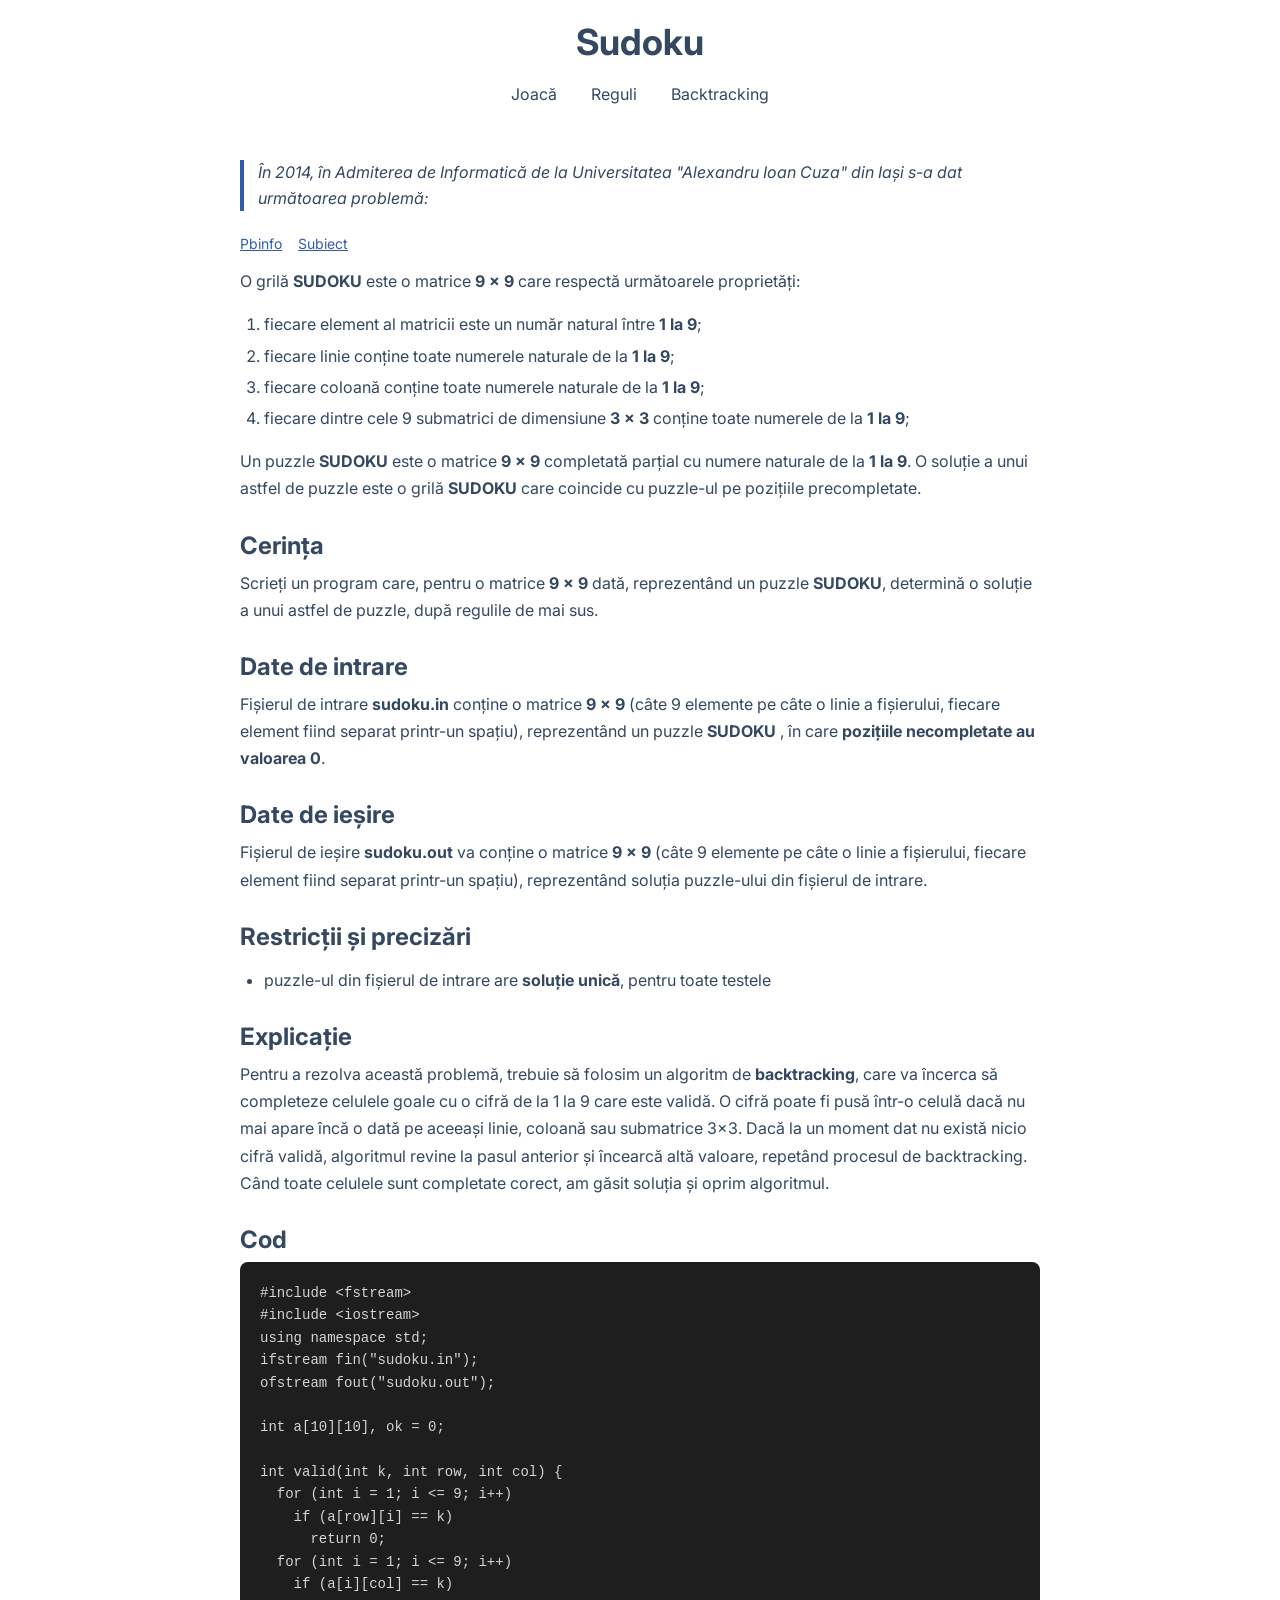
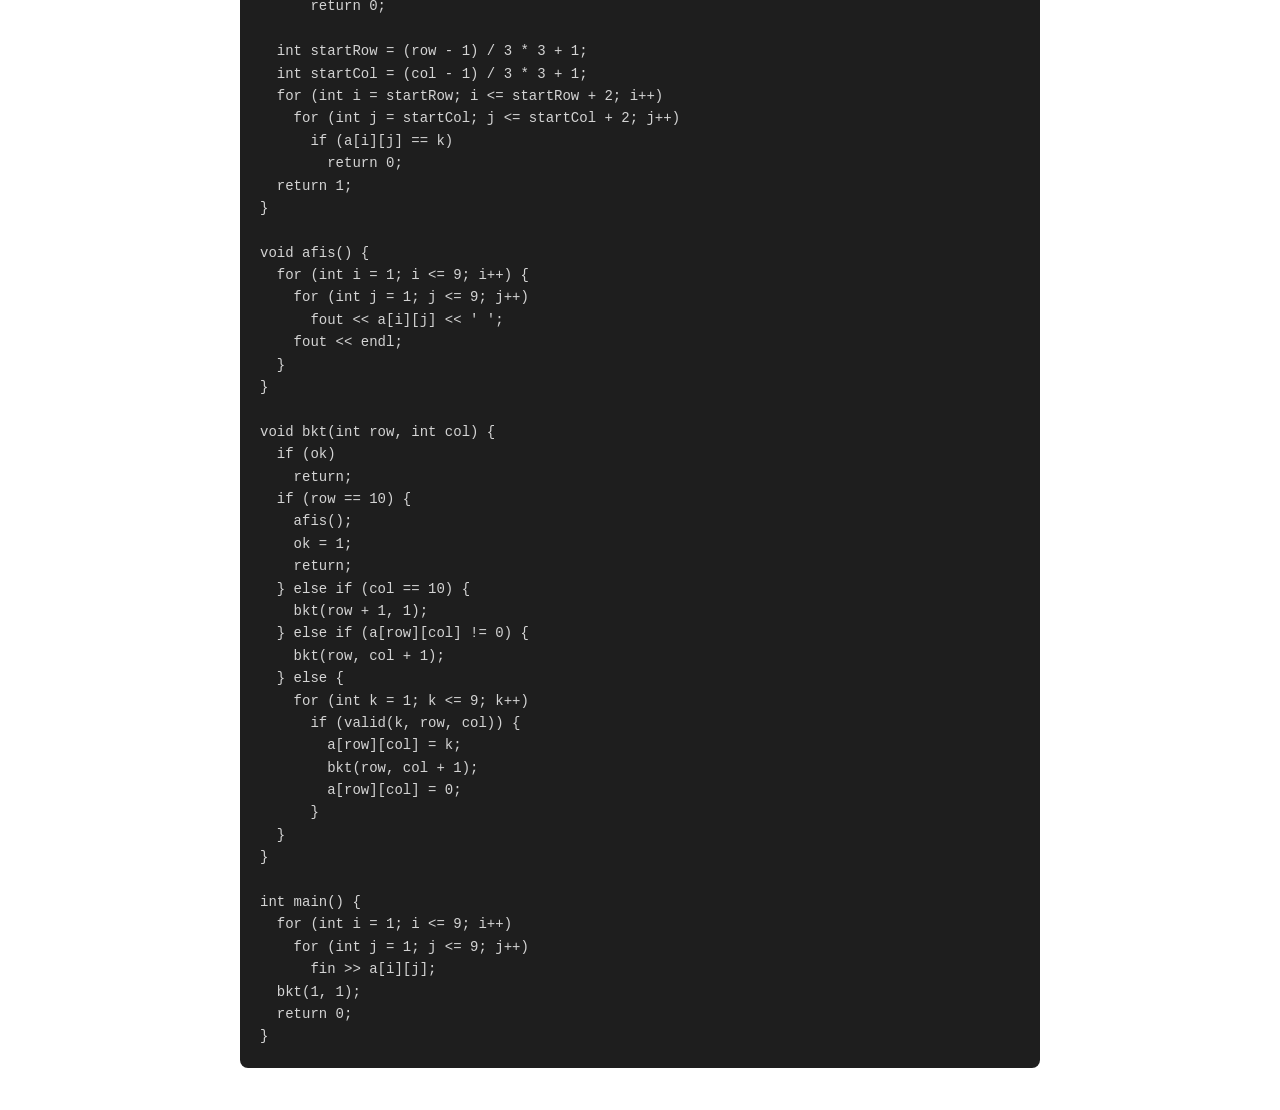
<file: backtracking.html>
<!doctype html>
<html lang="ro">
    <head>
        <meta charset="UTF-8" />
        <meta name="viewport" content="width=device-width, initial-scale=1.0" />
        <title>Backtracking - Sudoku</title>
        <link rel="stylesheet" href="styles.css" />
        <link rel="preconnect" href="https://fonts.googleapis.com" />
        <link rel="preconnect" href="https://fonts.gstatic.com" crossorigin />
        <link
            href="https://fonts.googleapis.com/css2?family=Inter:ital,opsz,wght@0,14..32,100..900;1,14..32,100..900&display=swap"
            rel="stylesheet"
        />
    </head>
    <body>
        <nav>
            <h1>Sudoku</h1>
            <div>
                <a href="index.html">Joacă</a>
                <a href="reguli.html">Reguli</a>
                <a href="backtracking.html">Backtracking</a>
            </div>
        </nav>
        <div class="container-page">
            <p class="intro-text">
                În 2014, în Admiterea de Informatică de la Universitatea
                "Alexandru Ioan Cuza" din Iași s-a dat următoarea problemă:
            </p>
            <div class="links">
                <a
                    target="_blank"
                    href="https://www.pbinfo.ro/probleme/1518/sudoku"
                    >Pbinfo</a
                >
                <a
                    target="_blank"
                    href="https://www.modinfo.ro/admitere/iasi/2014/subiect.pdf"
                    >Subiect</a
                >
            </div>

            <p>
                O grilă <strong>SUDOKU</strong> este o matrice
                <strong>9 x 9</strong> care respectă următoarele proprietăți:
            </p>
            <ol>
                <li>
                    fiecare element al matricii este un număr natural între
                    <strong>1 la 9</strong>;
                </li>
                <li>
                    fiecare linie conține toate numerele naturale de la
                    <strong>1 la 9</strong>;
                </li>
                <li>
                    fiecare coloană conține toate numerele naturale de la
                    <strong>1 la 9</strong>;
                </li>
                <li>
                    fiecare dintre cele 9 submatrici de dimensiune
                    <strong>3 x 3</strong> conține toate numerele de la
                    <strong>1 la 9</strong>;
                </li>
            </ol>
            <p>
                Un puzzle <strong>SUDOKU</strong> este o matrice
                <strong>9 x 9</strong> completată parțial cu numere naturale de
                la <strong>1 la 9</strong>. O soluție a unui astfel de puzzle
                este o grilă <strong>SUDOKU</strong> care coincide cu puzzle-ul
                pe pozițiile precompletate.
            </p>

            <h2>Cerința</h2>
            <p>
                Scrieți un program care, pentru o matrice
                <strong>9 x 9</strong> dată, reprezentând un puzzle
                <strong>SUDOKU</strong>, determină o soluție a unui astfel de
                puzzle, după regulile de mai sus.
            </p>

            <h2>Date de intrare</h2>
            <p>
                Fișierul de intrare <strong>sudoku.in</strong> conține o matrice
                <strong>9 x 9</strong> (câte 9 elemente pe câte o linie a
                fișierului, fiecare element fiind separat printr-un spațiu),
                reprezentând un puzzle <strong>SUDOKU</strong> , în care
                <strong>pozițiile necompletate au valoarea 0</strong>.
            </p>

            <h2>Date de ieșire</h2>
            <p>
                Fișierul de ieșire <strong>sudoku.out</strong> va conține o
                matrice <strong>9 x 9</strong> (câte 9 elemente pe câte o linie
                a fișierului, fiecare element fiind separat printr-un spațiu),
                reprezentând soluția puzzle-ului din fișierul de intrare.
            </p>

            <h2>Restricții și precizări</h2>
            <ul>
                <li>
                    puzzle-ul din fișierul de intrare are
                    <strong>soluție unică</strong>, pentru toate testele
                </li>
            </ul>

            <h2>Explicație</h2>
            <p>
                Pentru a rezolva această problemă, trebuie să folosim un
                algoritm de <strong>backtracking</strong>, care va încerca să
                completeze celulele goale cu o cifră de la 1 la 9 care este
                validă. O cifră poate fi pusă într-o celulă dacă nu mai apare
                încă o dată pe aceeași linie, coloană sau submatrice 3x3. Dacă
                la un moment dat nu există nicio cifră validă, algoritmul revine
                la pasul anterior și încearcă altă valoare, repetând procesul de
                backtracking. Când toate celulele sunt completate corect, am
                găsit soluția și oprim algoritmul.
            </p>

            <h2>Cod</h2>
            <pre><code>#include &lt;fstream&gt;
#include &lt;iostream&gt;
using namespace std;
ifstream fin("sudoku.in");
ofstream fout("sudoku.out");

int a[10][10], ok = 0;

int valid(int k, int row, int col) {
  for (int i = 1; i &lt;= 9; i++)
    if (a[row][i] == k)
      return 0;
  for (int i = 1; i &lt;= 9; i++)
    if (a[i][col] == k)
      return 0;

  int startRow = (row - 1) / 3 * 3 + 1;
  int startCol = (col - 1) / 3 * 3 + 1;
  for (int i = startRow; i &lt;= startRow + 2; i++)
    for (int j = startCol; j &lt;= startCol + 2; j++)
      if (a[i][j] == k)
        return 0;
  return 1;
}

void afis() {
  for (int i = 1; i &lt;= 9; i++) {
    for (int j = 1; j &lt;= 9; j++)
      fout &lt;&lt; a[i][j] &lt;&lt; ' ';
    fout &lt;&lt; endl;
  }
}

void bkt(int row, int col) {
  if (ok)
    return;
  if (row == 10) {
    afis();
    ok = 1;
    return;
  } else if (col == 10) {
    bkt(row + 1, 1);
  } else if (a[row][col] != 0) {
    bkt(row, col + 1);
  } else {
    for (int k = 1; k &lt;= 9; k++)
      if (valid(k, row, col)) {
        a[row][col] = k;
        bkt(row, col + 1);
        a[row][col] = 0;
      }
  }
}

int main() {
  for (int i = 1; i &lt;= 9; i++)
    for (int j = 1; j &lt;= 9; j++)
      fin >> a[i][j];
  bkt(1, 1);
  return 0;
}</code></pre>
        </div>
    </body>
</html>
</file>
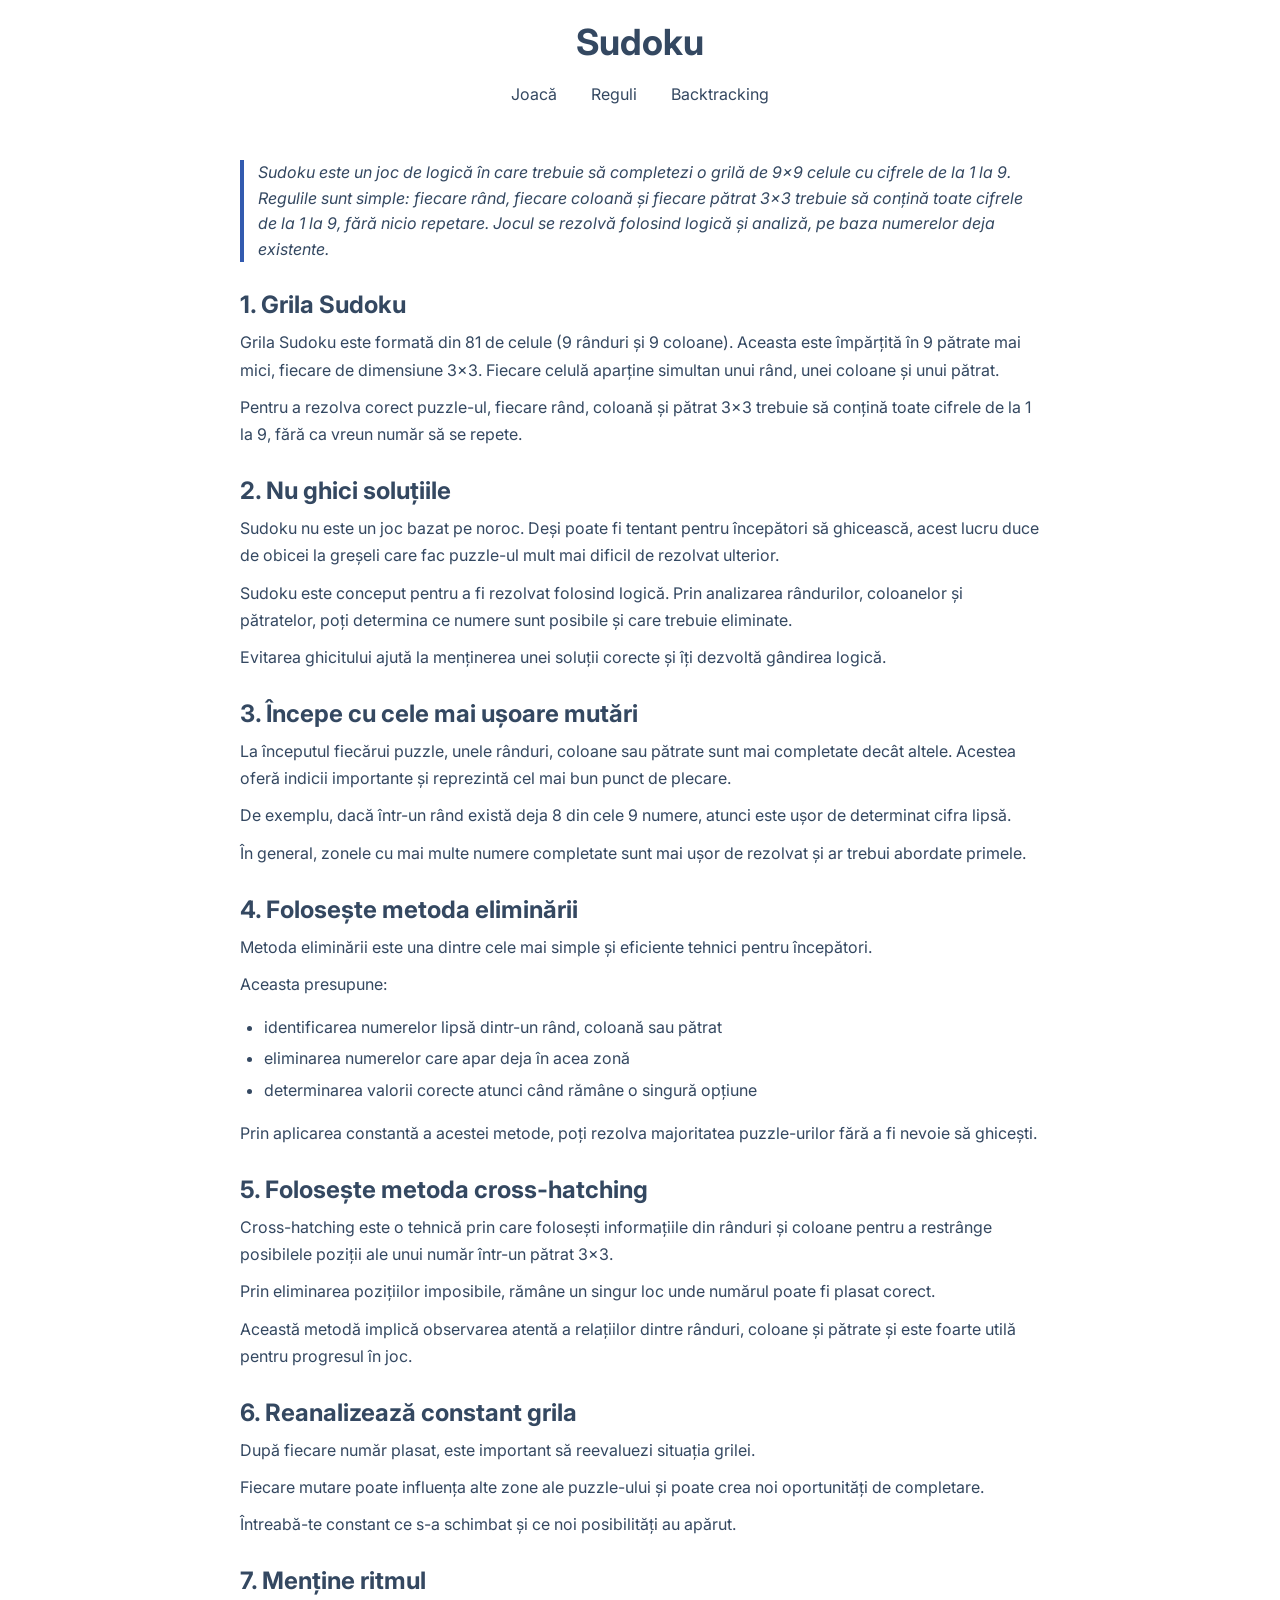
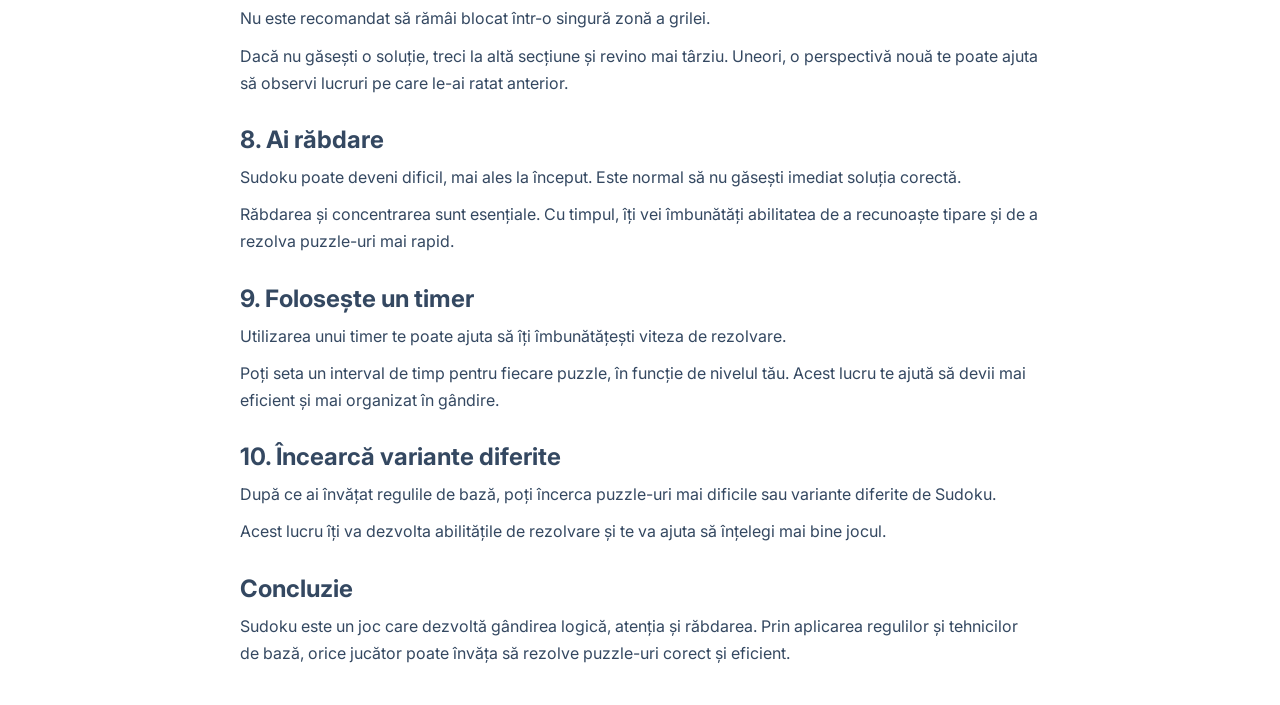
<file: reguli.html>
<!doctype html>
<html lang="ro">
    <head>
        <meta charset="UTF-8" />
        <meta name="viewport" content="width=device-width, initial-scale=1.0" />
        <title>Reguli - Sudoku</title>
        <link rel="stylesheet" href="styles.css" />
        <link rel="preconnect" href="https://fonts.googleapis.com" />
        <link rel="preconnect" href="https://fonts.gstatic.com" crossorigin />
        <link
            href="https://fonts.googleapis.com/css2?family=Inter:ital,opsz,wght@0,14..32,100..900;1,14..32,100..900&display=swap"
            rel="stylesheet"
        />
    </head>
    <body>
        <nav>
            <h1>Sudoku</h1>
            <div>
                <a href="index.html">Joacă</a>
                <a href="reguli.html">Reguli</a>
                <a href="backtracking.html">Backtracking</a>
            </div>
        </nav>
        <div class="container-page">
            <p class="intro-text">
                Sudoku este un joc de logică în care trebuie să completezi o
                grilă de 9×9 celule cu cifrele de la 1 la 9. Regulile sunt
                simple: fiecare rând, fiecare coloană și fiecare pătrat 3×3
                trebuie să conțină toate cifrele de la 1 la 9, fără nicio
                repetare. Jocul se rezolvă folosind logică și analiză, pe baza
                numerelor deja existente.
            </p>

            <h2>1. Grila Sudoku</h2>
            <p>
                Grila Sudoku este formată din 81 de celule (9 rânduri și 9
                coloane). Aceasta este împărțită în 9 pătrate mai mici, fiecare
                de dimensiune 3×3. Fiecare celulă aparține simultan unui rând,
                unei coloane și unui pătrat.
            </p>
            <p>
                Pentru a rezolva corect puzzle-ul, fiecare rând, coloană și
                pătrat 3×3 trebuie să conțină toate cifrele de la 1 la 9, fără
                ca vreun număr să se repete.
            </p>

            <h2>2. Nu ghici soluțiile</h2>
            <p>
                Sudoku nu este un joc bazat pe noroc. Deși poate fi tentant
                pentru începători să ghicească, acest lucru duce de obicei la
                greșeli care fac puzzle-ul mult mai dificil de rezolvat
                ulterior.
            </p>
            <p>
                Sudoku este conceput pentru a fi rezolvat folosind logică. Prin
                analizarea rândurilor, coloanelor și pătratelor, poți determina
                ce numere sunt posibile și care trebuie eliminate.
            </p>
            <p>
                Evitarea ghicitului ajută la menținerea unei soluții corecte și
                îți dezvoltă gândirea logică.
            </p>

            <h2>3. Începe cu cele mai ușoare mutări</h2>
            <p>
                La începutul fiecărui puzzle, unele rânduri, coloane sau pătrate
                sunt mai completate decât altele. Acestea oferă indicii
                importante și reprezintă cel mai bun punct de plecare.
            </p>
            <p>
                De exemplu, dacă într-un rând există deja 8 din cele 9 numere,
                atunci este ușor de determinat cifra lipsă.
            </p>
            <p>
                În general, zonele cu mai multe numere completate sunt mai ușor
                de rezolvat și ar trebui abordate primele.
            </p>

            <h2>4. Folosește metoda eliminării</h2>
            <p>
                Metoda eliminării este una dintre cele mai simple și eficiente
                tehnici pentru începători.
            </p>
            <p>Aceasta presupune:</p>
            <ul>
                <li>
                    identificarea numerelor lipsă dintr-un rând, coloană sau
                    pătrat
                </li>
                <li>eliminarea numerelor care apar deja în acea zonă</li>
                <li>
                    determinarea valorii corecte atunci când rămâne o singură
                    opțiune
                </li>
            </ul>
            <p>
                Prin aplicarea constantă a acestei metode, poți rezolva
                majoritatea puzzle-urilor fără a fi nevoie să ghicești.
            </p>

            <h2>5. Folosește metoda cross-hatching</h2>
            <p>
                Cross-hatching este o tehnică prin care folosești informațiile
                din rânduri și coloane pentru a restrânge posibilele poziții ale
                unui număr într-un pătrat 3×3.
            </p>
            <p>
                Prin eliminarea pozițiilor imposibile, rămâne un singur loc unde
                numărul poate fi plasat corect.
            </p>
            <p>
                Această metodă implică observarea atentă a relațiilor dintre
                rânduri, coloane și pătrate și este foarte utilă pentru
                progresul în joc.
            </p>

            <h2>6. Reanalizează constant grila</h2>
            <p>
                După fiecare număr plasat, este important să reevaluezi situația
                grilei.
            </p>
            <p>
                Fiecare mutare poate influența alte zone ale puzzle-ului și
                poate crea noi oportunități de completare.
            </p>
            <p>
                Întreabă-te constant ce s-a schimbat și ce noi posibilități au
                apărut.
            </p>

            <h2>7. Menține ritmul</h2>
            <p>
                Nu este recomandat să rămâi blocat într-o singură zonă a grilei.
            </p>
            <p>
                Dacă nu găsești o soluție, treci la altă secțiune și revino mai
                târziu. Uneori, o perspectivă nouă te poate ajuta să observi
                lucruri pe care le-ai ratat anterior.
            </p>

            <h2>8. Ai răbdare</h2>
            <p>
                Sudoku poate deveni dificil, mai ales la început. Este normal să
                nu găsești imediat soluția corectă.
            </p>
            <p>
                Răbdarea și concentrarea sunt esențiale. Cu timpul, îți vei
                îmbunătăți abilitatea de a recunoaște tipare și de a rezolva
                puzzle-uri mai rapid.
            </p>

            <h2>9. Folosește un timer</h2>
            <p>
                Utilizarea unui timer te poate ajuta să îți îmbunătățești viteza
                de rezolvare.
            </p>
            <p>
                Poți seta un interval de timp pentru fiecare puzzle, în funcție
                de nivelul tău. Acest lucru te ajută să devii mai eficient și
                mai organizat în gândire.
            </p>

            <h2>10. Încearcă variante diferite</h2>
            <p>
                După ce ai învățat regulile de bază, poți încerca puzzle-uri mai
                dificile sau variante diferite de Sudoku.
            </p>
            <p>
                Acest lucru îți va dezvolta abilitățile de rezolvare și te va
                ajuta să înțelegi mai bine jocul.
            </p>

            <h2>Concluzie</h2>
            <p>
                Sudoku este un joc care dezvoltă gândirea logică, atenția și
                răbdarea. Prin aplicarea regulilor și tehnicilor de bază, orice
                jucător poate învăța să rezolve puzzle-uri corect și eficient.
            </p>
        </div>
    </body>
</html>
</file>
<file: styles.css>
:root {
    --selected-color: #bbdefb;
    --adjacent-color: #e2ebf3;
    --sameNumber-color: #c3d7ea;
    --accent-color: #325aaf;
    --text-color: #344861;
    --border-color: #b1b7c4;
    --wrong-color: #ffcccc;
    --correctText-color: #325aaf;

    --board-size: 450px;
    --tile-size: 50px;
    --font-size: 22px;
}

body {
    font-family: "Inter", sans-serif;
    text-align: center;
    color: var(--text-color);
}

.container {
    width: var(--board-size);
    margin: 0 auto;
    display: flex;
    flex-direction: column;
    gap: 8px;
}

#board {
    width: var(--board-size);
    height: var(--board-size);
    border: 1px solid black;
    margin: 0 auto;
    display: grid;
    grid-template-columns: repeat(9, 1fr);
    grid-template-rows: repeat(9, 1fr);
}

#digits {
    width: var(--board-size);
    height: var(--tile-size);
    border: 1px solid black;
    margin: 0 auto;
    display: grid;
    grid-template-columns: repeat(9, 1fr);
    cursor: pointer;
}

#digits .tile:hover {
    transition: all 0.3s ease;
    color: var(--accent-color);
    background-color: var(--selected-color);
}

.tile {
    width: var(--tile-size);
    height: var(--tile-size);
    box-sizing: border-box;
    border: 1px solid var(--border-color);
    font-size: var(--font-size);
    font-weight: bold;
    display: flex;
    justify-content: center;
    align-items: center;
}

.annotated {
    color: var(--correctText-color);
    font-size: 10px;
    display: flex;
    justify-content: left;
    align-items: left;
}

.selected {
    background-color: var(--selected-color);
}

.adjacent {
    background-color: var(--adjacent-color);
}

.sameNumber {
    background-color: var(--sameNumber-color);
}

.wrong {
    background-color: var(--wrong-color);
}

.correct {
    color: var(--correctText-color);
}

.horizontal-line {
    border-bottom: 1px solid black;
}

.vertical-line {
    border-right: 1px solid black;
}

h1 {
    color: var(--text-color);
    margin: 20px;
    font-size: 36px;
}

nav {
    margin-bottom: 20px;
    max-width: 800px;
    margin-left: auto;
    margin-right: auto;
}

nav a {
    margin: 0 10px;
    text-decoration: none;
    color: var(--text-color);
    padding: 5px;
    border-radius: 5px;
}

nav a:hover {
    transition: all 0.3s ease;
    color: var(--accent-color);
    background-color: var(--selected-color);
}

#controls {
    width: var(--board-size);
    margin: 8px auto;
    display: flex;
    justify-content: center;
    border: 1px solid black;
}

.btn-control {
    width: calc(var(--board-size) / 3);
    height: 40px;
    border: 1px solid black;
    background-color: white;
    font-size: 14px;
    cursor: pointer;
    transition: background-color 0.2s ease;
}

.btn-control:hover {
    background-color: var(--adjacent-color);
    color: var(--accent-color);
}

#stats {
    display: flex;
    justify-content: space-between;
    align-items: center;
}

.fireworks {
    position: fixed;
    top: 0;
    left: 0;
    width: 100%;
    height: 100%;
    pointer-events: none;
}

.container-page {
    max-width: 800px;
    margin: 0 auto;
    padding: 20px;
}

.container-page p,
.container-page h2,
.container-page li {
    text-align: left;
    color: var(--text-color);
}

.container-page p {
    line-height: 1.7;
    margin: 10px 0;
}

.container-page h2 {
    margin-top: 28px;
    margin-bottom: 6px;
}

.container-page ol,
.container-page ul {
    padding-left: 24px;
    line-height: 1.7;
}

.container-page li {
    margin-bottom: 4px;
}

.container-page pre {
    text-align: left;
    background-color: #1e1e1e;
    color: #d4d4d4;
    padding: 20px;
    border-radius: 8px;
    overflow-x: auto;
    font-size: 14px;
    line-height: 1.6;
    margin-top: 8px;
}

.container-page .links {
    display: flex;
    gap: 16px;
    margin: 16px 0;
}

.container-page .links a {
    color: var(--accent-color);
    font-size: 14px;
}

.container-page .intro-text {
    font-style: italic;
    margin: 16px 0 24px 0;
    font-size: 16px;
    border-left: 4px solid var(--accent-color);
    padding-left: 14px;
    line-height: 1.6;
}

@media (max-width: 480px) {
    :root {
        --board-size: 324px;
        --tile-size: 36px;
        --font-size: 16px;
    }

    h1 {
        font-size: 24px;
        margin: 10px;
    }
}
</file>
